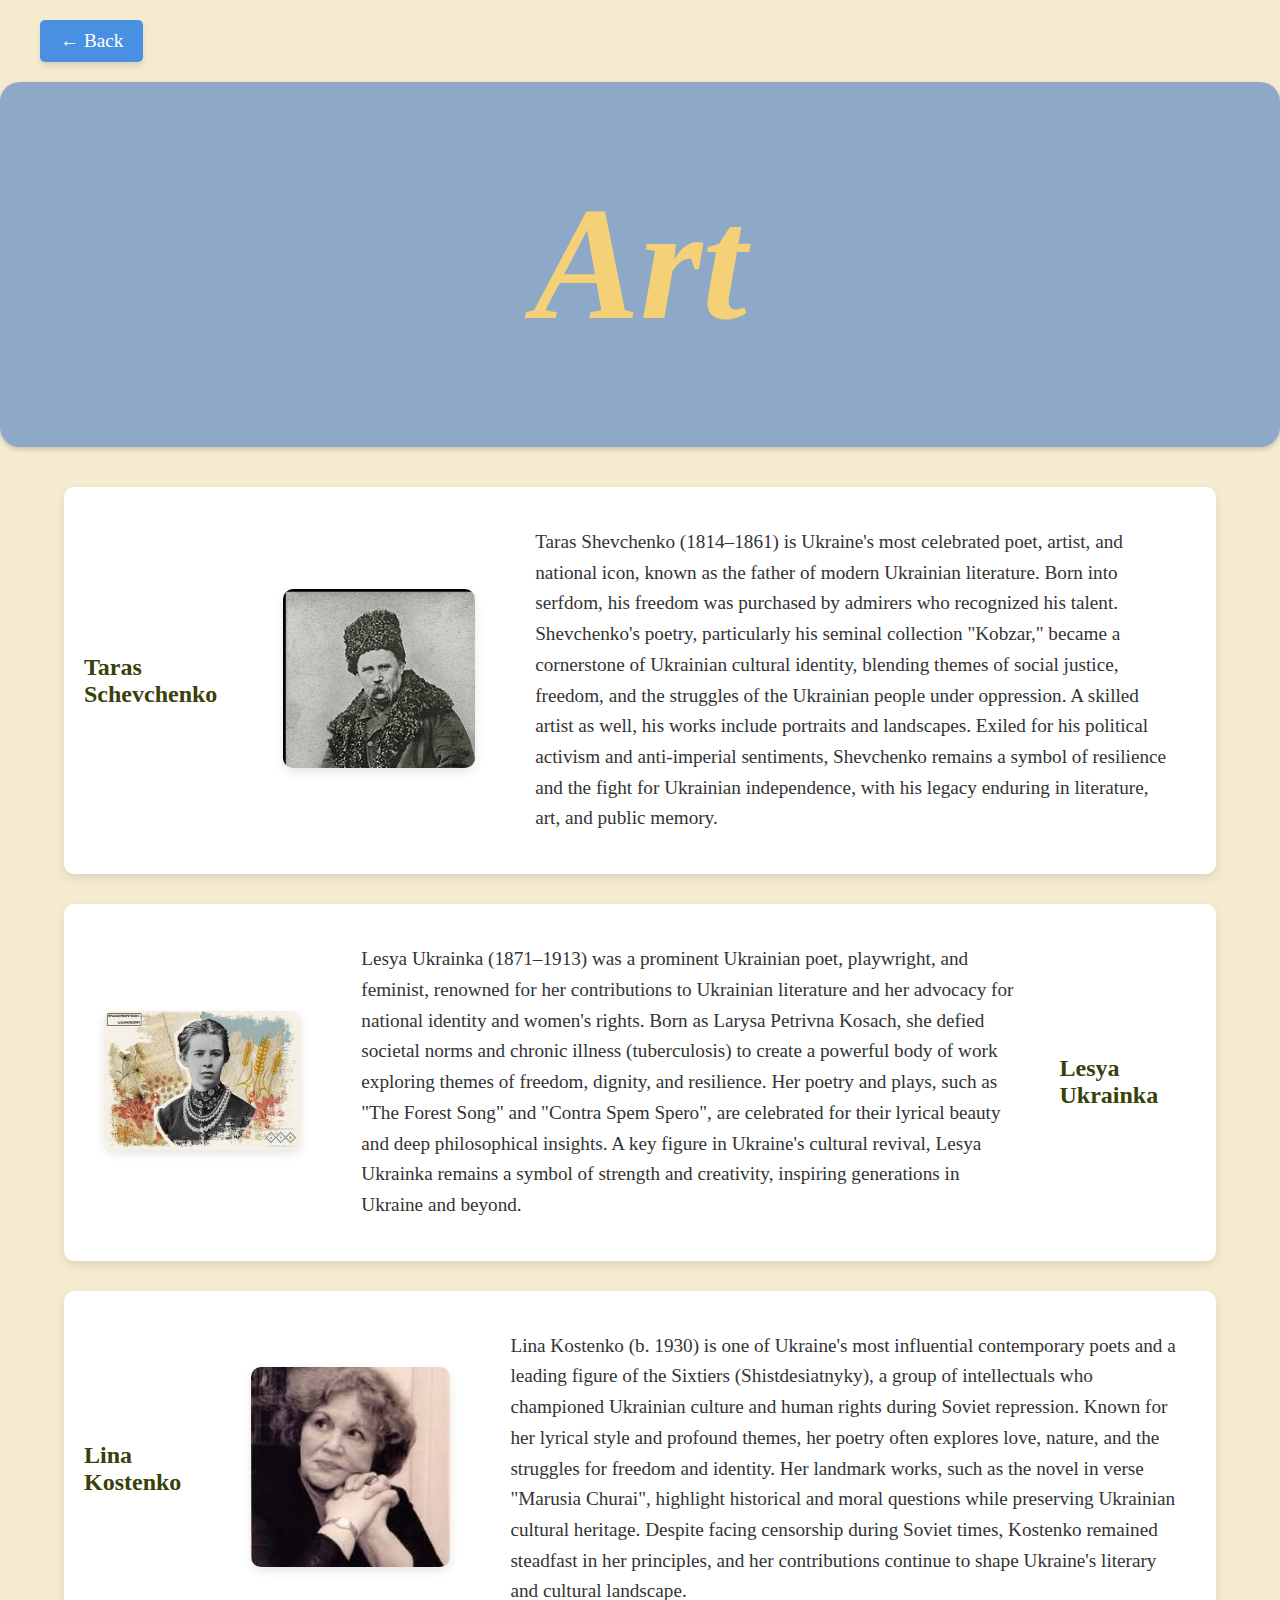
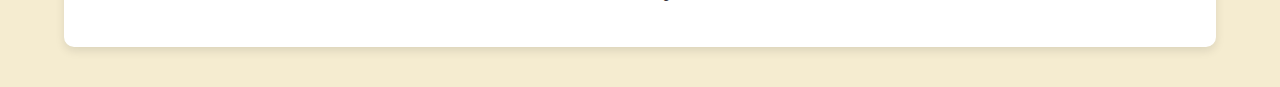
<file: art.html>
<!DOCTYPE html>
<html lang="en">
<head>
  <meta charset="UTF-8">
  <meta name="viewport" content="width=device-width, initial-scale=1.0">
  <title>Art</title>
  <link rel="stylesheet" href="css/style.css">
</head>
<body>
  <a href="index.html" class="back-button">&larr; Back</a>

  <header class="box-header">
    <h1>Art</h1>
  </header>


  <section class="content">

    <div class="content-box">
    <h2>Taras Schevchenko</h2>
      <div class="image-content">
        <img src="images/Taras-cropped.png" alt="Taras Schevchenko">
      </div>
      <div class="text-content">
        <p>
          Taras Shevchenko (1814–1861) is Ukraine's most celebrated poet, artist, and national icon, known as the father of modern
          Ukrainian literature. Born into serfdom, his freedom was purchased by admirers who recognized his talent. Shevchenko's poetry,
          particularly his seminal collection "Kobzar," became a cornerstone of Ukrainian cultural identity, blending themes of social
          justice, freedom, and the struggles of the Ukrainian people under oppression. A skilled artist as well, his works include
          portraits and landscapes. Exiled for his political activism and anti-imperial sentiments, Shevchenko remains a symbol of
          resilience and the fight for Ukrainian independence, with his legacy enduring in literature, art, and public memory.
        </p>
      </div>
    </div>


    <div class="content-box">
    <h2>Lesya Ukrainka</h2>
      <div class="text-content">
        <p>
          Lesya Ukrainka (1871–1913) was a prominent Ukrainian poet, playwright, and feminist, renowned for her contributions to Ukrainian
          literature and her advocacy for national identity and women's rights. Born as Larysa Petrivna Kosach, she defied societal norms
          and chronic illness (tuberculosis) to create a powerful body of work exploring themes of freedom, dignity, and resilience. Her
          poetry and plays, such as "The Forest Song" and "Contra Spem Spero", are celebrated for their lyrical beauty and deep
          philosophical insights. A key figure in Ukraine's cultural revival, Lesya Ukrainka remains a symbol of strength and creativity,
          inspiring generations in Ukraine and beyond.
        </p>
      </div>
      <div class="image-content">
        <img src="images/lesya-ukr.jpeg" alt="Lesya Ukrainka">
      </div>
    </div>


    <div class="content-box">
    <h2>Lina Kostenko</h2>
      <div class="image-content">
        <img src="images/lina-kost.jpeg" alt="Lina Kostenko">
      </div>
      <div class="text-content">
        <p>
          Lina Kostenko (b. 1930) is one of Ukraine's most influential contemporary poets and a leading figure of the Sixtiers
          (Shistdesiatnyky), a group of intellectuals who championed Ukrainian culture and human rights during Soviet repression.
          Known for her lyrical style and profound themes, her poetry often explores love, nature, and the struggles for freedom and
          identity. Her landmark works, such as the novel in verse "Marusia Churai", highlight historical and moral questions while
          preserving Ukrainian cultural heritage. Despite facing censorship during Soviet times, Kostenko remained steadfast in her
          principles, and her contributions continue to shape Ukraine's literary and cultural landscape.
        </p>
      </div>
    </div>
</body>
</html>
</file>
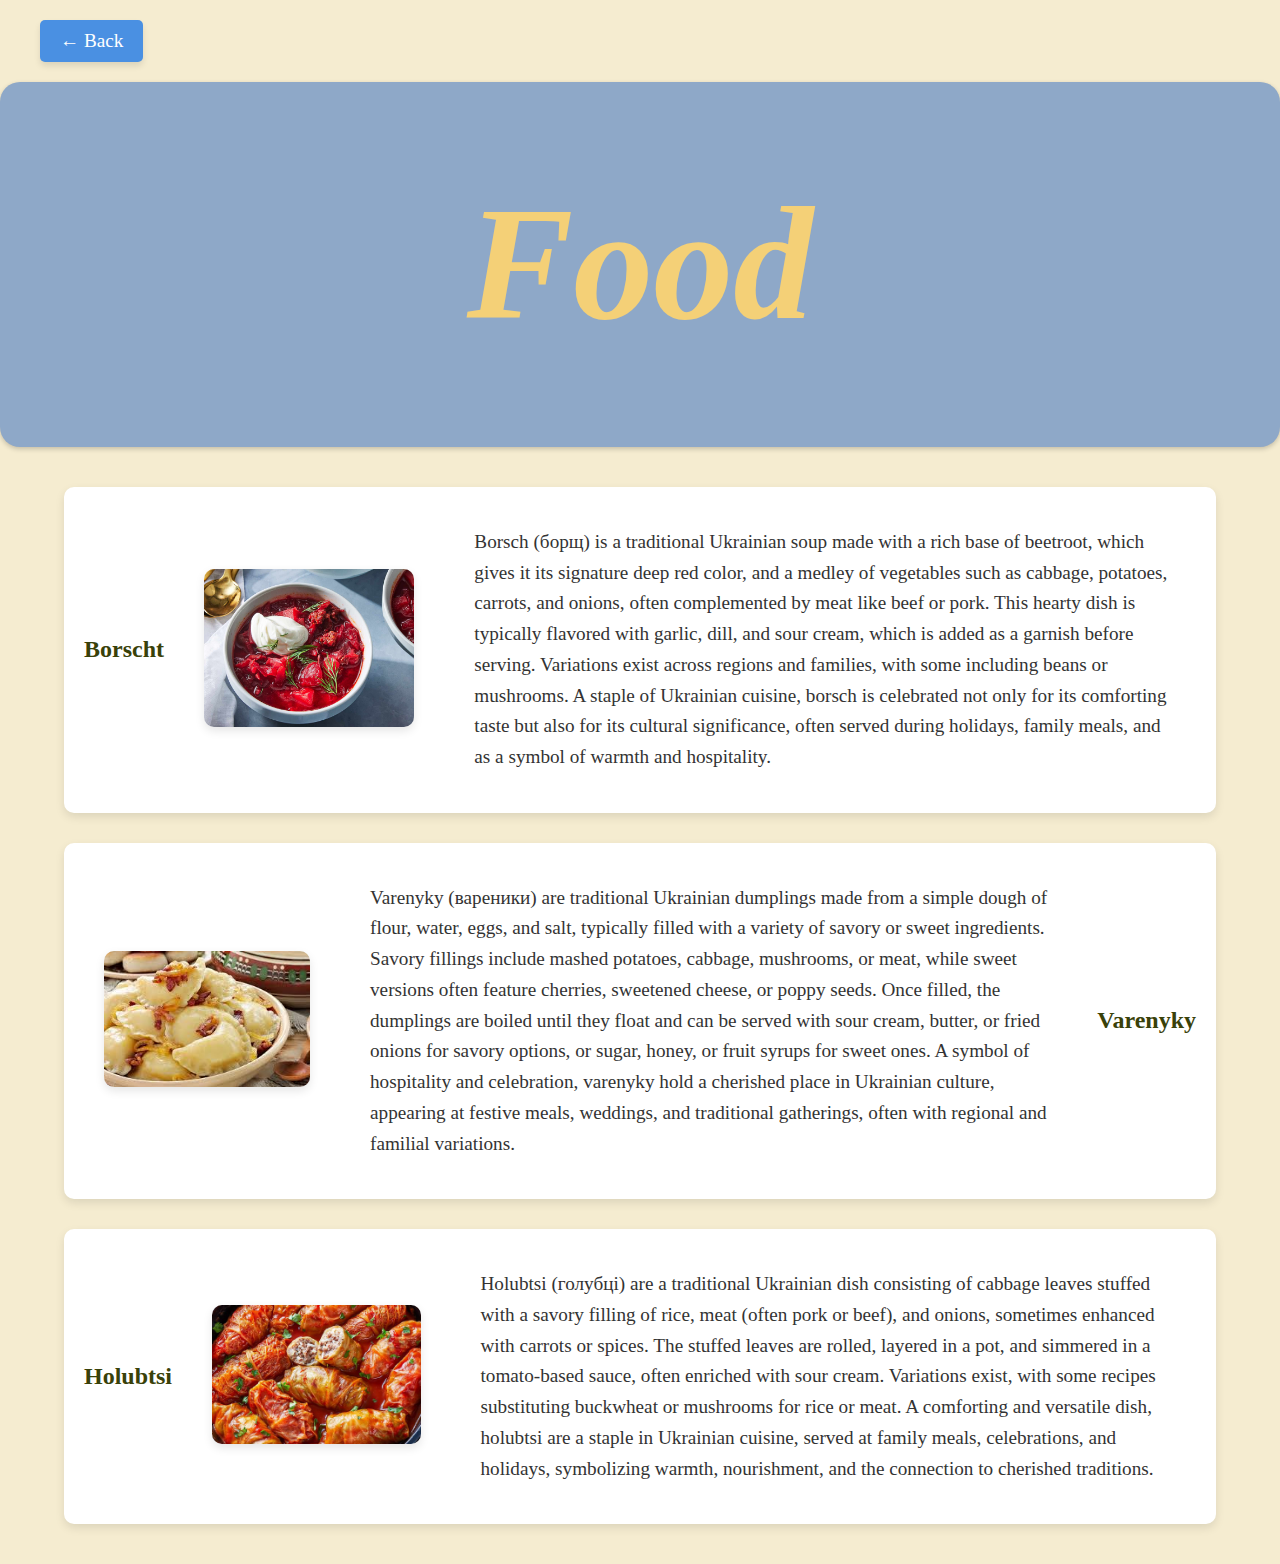
<file: food.html>
<!DOCTYPE html>
<html lang="en">
<head>
  <meta charset="UTF-8">
  <meta name="viewport" content="width=device-width, initial-scale=1.0">
  <title>Food</title>
  <link rel="stylesheet" href="css/style.css">
</head>
<body>
  <a href="index.html" class="back-button">&larr; Back</a>

  <header class="box-header">
    <h1>Food</h1>
  </header>


  <section class="content">

    <div class="content-box">
    <h2>Borscht</h2>
      <div class="image-content">
        <img src="images/red-borscht.jpg" alt="Borscht">
      </div>
      <div class="text-content">
        <p>
            Borsch (борщ) is a traditional Ukrainian soup made with a rich base of beetroot, which gives it its signature deep red color,
            and a medley of vegetables such as cabbage, potatoes, carrots, and onions, often complemented by meat like beef or pork. This
            hearty dish is typically flavored with garlic, dill, and sour cream, which is added as a garnish before serving. Variations
            exist across regions and families, with some including beans or mushrooms. A staple of Ukrainian cuisine, borsch is celebrated
            not only for its comforting taste but also for its cultural significance, often served during holidays, family meals, and as a
            symbol of warmth and hospitality.
        </p>
      </div>
    </div>

    <div class="content-box">
    <h2>Varenyky</h2>
      <div class="text-content">
        <p>
            Varenyky (вареники) are traditional Ukrainian dumplings made from a simple dough of flour, water, eggs, and salt,
            typically filled with a variety of savory or sweet ingredients. Savory fillings include mashed potatoes, cabbage, mushrooms,
            or meat, while sweet versions often feature cherries, sweetened cheese, or poppy seeds. Once filled, the dumplings are boiled
            until they float and can be served with sour cream, butter, or fried onions for savory options, or sugar, honey, or fruit syrups
            for sweet ones. A symbol of hospitality and celebration, varenyky hold a cherished place in Ukrainian culture, appearing at festive
            meals, weddings, and traditional gatherings, often with regional and familial variations.
        </p>
      </div>
      <div class="image-content">
        <img src="images/varenyky.jpeg" alt="Varenyky">
      </div>
    </div>

    <div class="content-box">
    <h2>Holubtsi</h2>
      <div class="image-content">
        <img src="images/cabbage-rolls.jpg" alt="Holubtsi">
      </div>
      <div class="text-content">
        <p>
            Holubtsi (голубці) are a traditional Ukrainian dish consisting of cabbage leaves stuffed with a savory filling of rice,
            meat (often pork or beef), and onions, sometimes enhanced with carrots or spices. The stuffed leaves are rolled, layered in a
            pot, and simmered in a tomato-based sauce, often enriched with sour cream. Variations exist, with some recipes substituting
            buckwheat or mushrooms for rice or meat. A comforting and versatile dish, holubtsi are a staple in Ukrainian cuisine, served at
            family meals, celebrations, and holidays, symbolizing warmth, nourishment, and the connection to cherished traditions.
        </p>
      </div>
    </div>
</body>
</html>
</file>
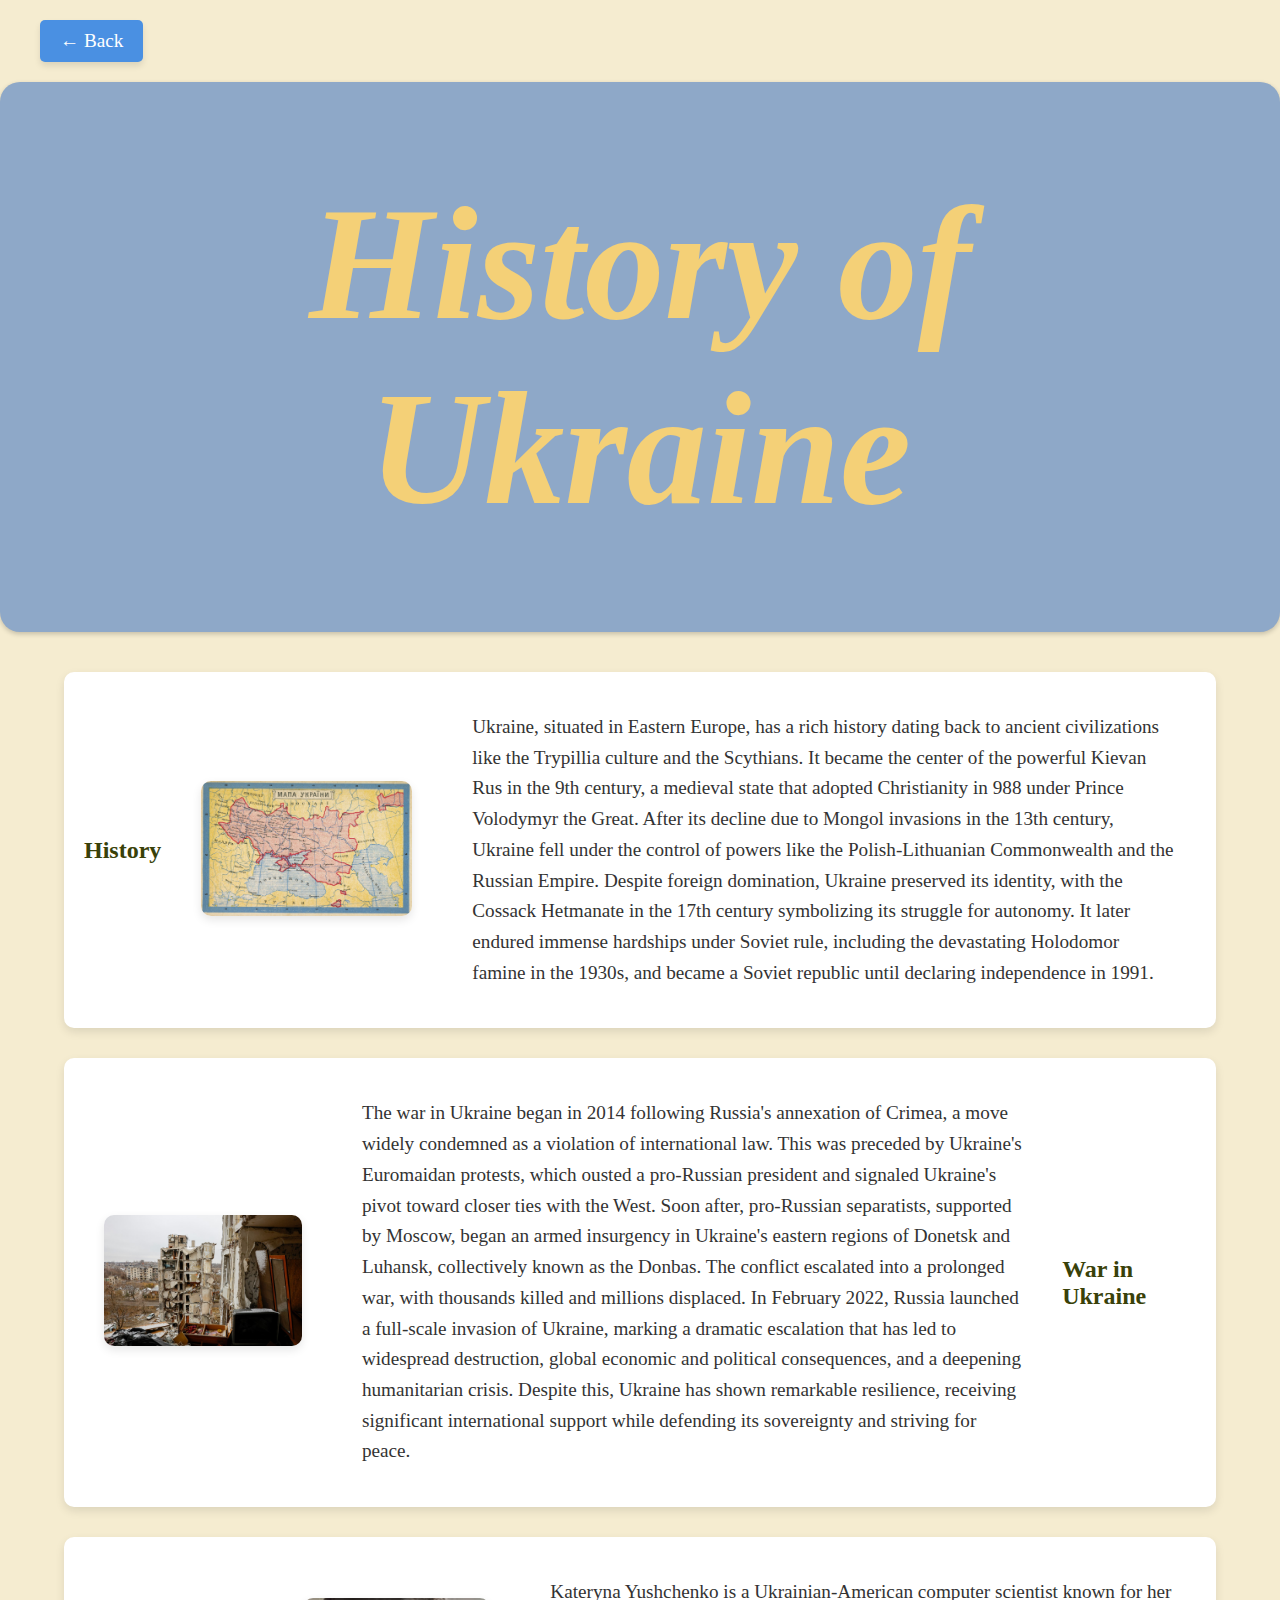
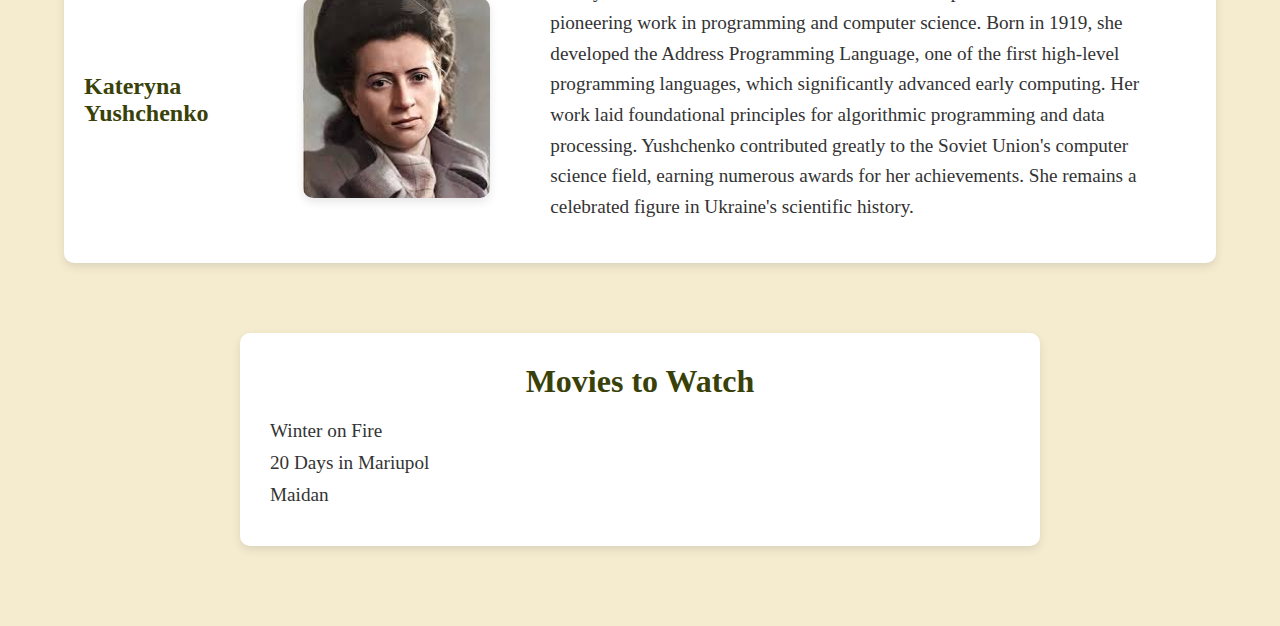
<file: history.html>
<!DOCTYPE html>
<html lang="en">
<head>
  <meta charset="UTF-8">
  <meta name="viewport" content="width=device-width, initial-scale=1.0">
  <title>History</title>
  <link rel="stylesheet" href="css/style.css"> 
</head>
<body>
  <a href="index.html" class="back-button">&larr; Back</a>

  <header class="box-header">
    <h1>History of Ukraine</h1>
  </header>

  <section class="content">
    <div class="content-box">
     <div class="content-title">
            <h2>History</h2>
     </div>
      <div class="image-content">
        <img src="images/Map_of_Ukraine_1919.jpg" alt="Map of Ukraine 1919">
      </div>
      <div class="text-content">
        <p>
            Ukraine, situated in Eastern Europe, has a rich history dating back to ancient civilizations like the Trypillia culture and
            the Scythians. It became the center of the powerful Kievan Rus in the 9th century, a medieval state that adopted Christianity
            in 988 under Prince Volodymyr the Great. After its decline due to Mongol invasions in the 13th century, Ukraine fell under the
            control of powers like the Polish-Lithuanian Commonwealth and the Russian Empire. Despite foreign domination, Ukraine preserved
            its identity, with the Cossack Hetmanate in the 17th century symbolizing its struggle for autonomy. It later endured immense
            hardships under Soviet rule, including the devastating Holodomor famine in the 1930s, and became a Soviet republic until
            declaring independence in 1991.
        </p>
      </div>
    </div>

    <div class="content-box">
      <h2>War in Ukraine</h2>
      <div class="text-content">
        <p>
            The war in Ukraine began in 2014 following Russia's annexation of Crimea, a move widely condemned as a violation of international
            law. This was preceded by Ukraine's Euromaidan protests, which ousted a pro-Russian president and signaled Ukraine's pivot
            toward closer ties with the West. Soon after, pro-Russian separatists, supported by Moscow, began an armed insurgency in
            Ukraine's eastern regions of Donetsk and Luhansk, collectively known as the Donbas. The conflict escalated into a prolonged war,
            with thousands killed and millions displaced. In February 2022, Russia launched a full-scale invasion of Ukraine, marking a dramatic
            escalation that has led to widespread destruction, global economic and political consequences, and a deepening humanitarian crisis.
            Despite this, Ukraine has shown remarkable resilience, receiving significant international support while defending its sovereignty
            and striving for peace.
        </p>
      </div>
      <div class="image-content">
        <img src="images/war-in-ukraine.jpeg" alt="Shelled House">
      </div>
    </div>

    <div class="content-box">
      <h2>Kateryna Yushchenko</h2>
      <div class="image-content">
        <img src="images/scientist.jpeg" alt="Kateryna Yushchenko">
      </div>
      <div class="text-content">
        <p>
            Kateryna Yushchenko is a Ukrainian-American computer scientist known for her pioneering work in programming and computer
            science. Born in 1919, she developed the Address Programming Language, one of the first high-level programming languages,
            which significantly advanced early computing. Her work laid foundational principles for algorithmic programming and data
            processing. Yushchenko contributed greatly to the Soviet Union's computer science field, earning numerous awards for her
            achievements. She remains a celebrated figure in Ukraine's scientific history.
        </p>
      </div>
    </div>

    <section class="movies-box">
        <h2>Movies to Watch</h2>
        <ul>
          <li><a href="https://www.netflix.com/ie/title/80031666" target="_blank">Winter on Fire</a></li>
          <li><a href="https://www.youtube.com/watch?v=9H_Fg_5x4ME" target="_blank">20 Days in Mariupol</a></li>
          <li><a href="https://www.youtube.com/watch?v=JrZAnlIgZpg" target="_blank">Maidan</a></li>
        </ul>
      </section>
</body>
</html>
</file>
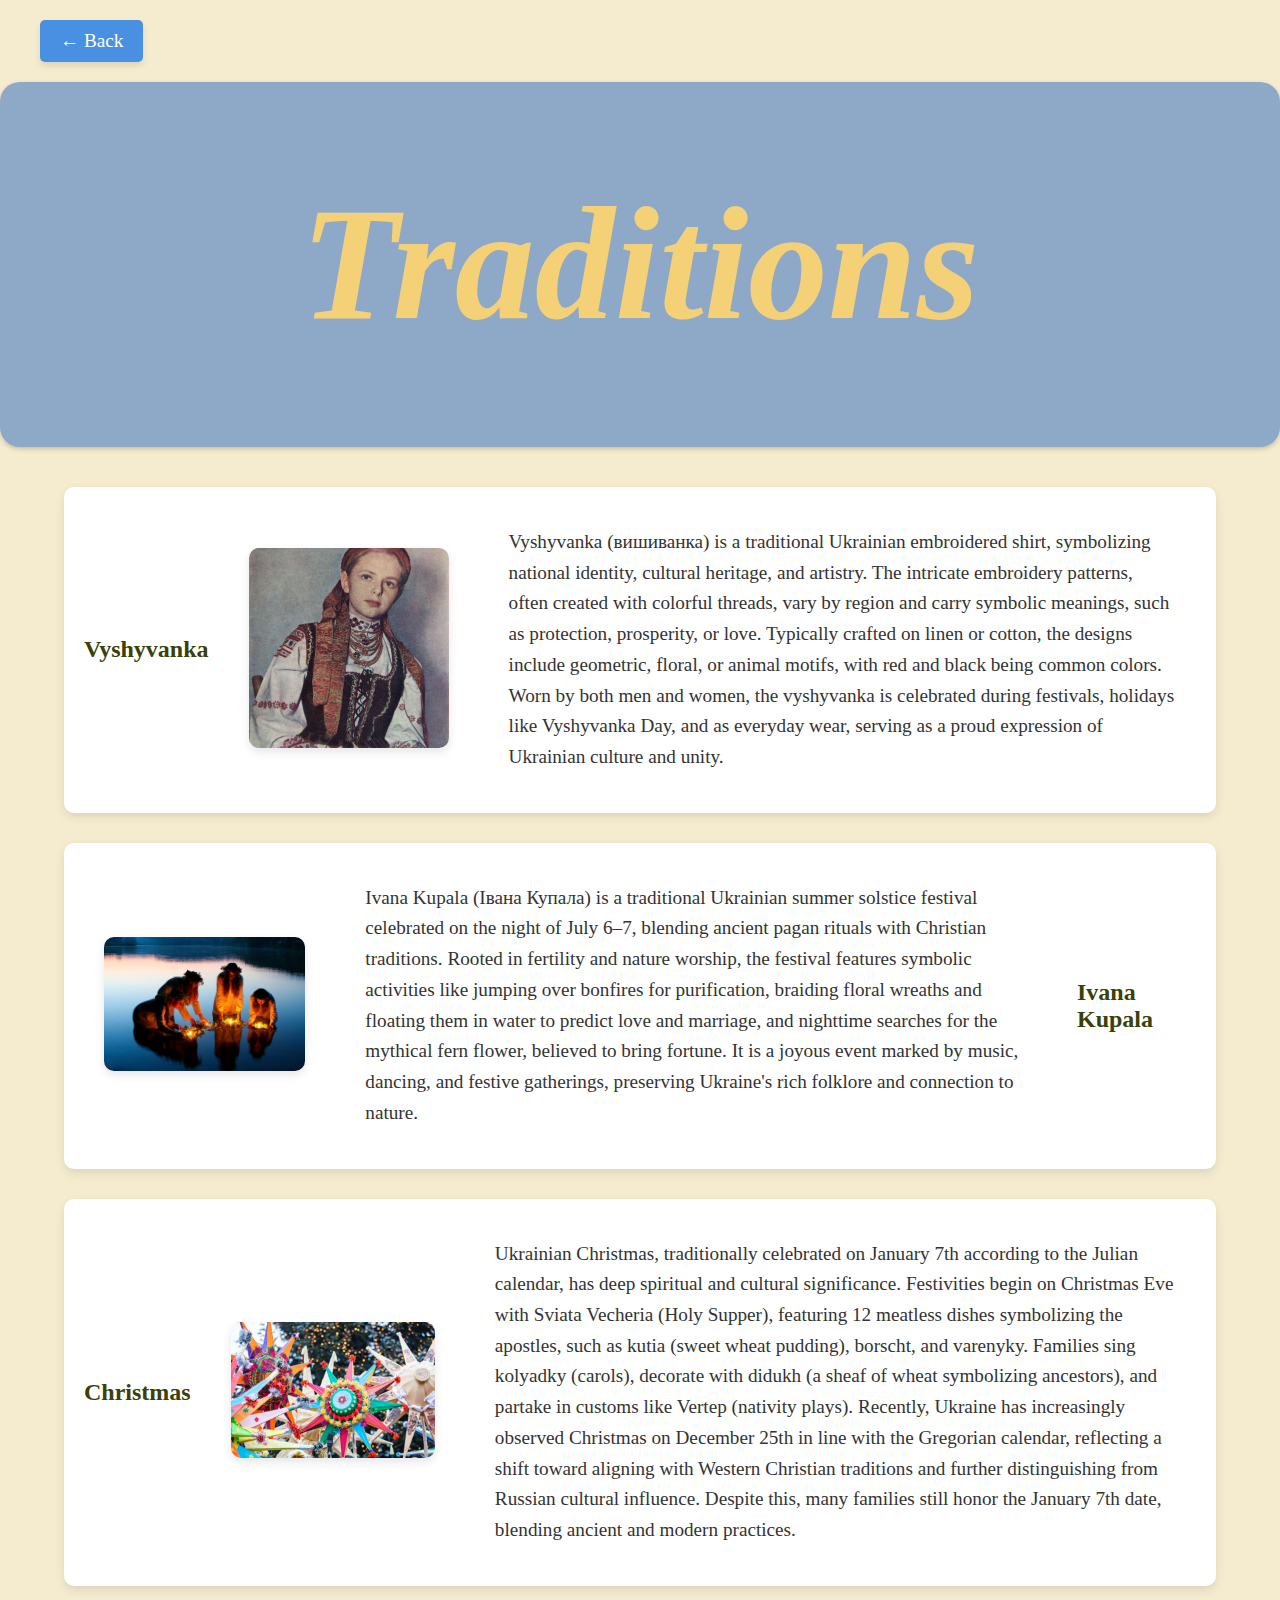
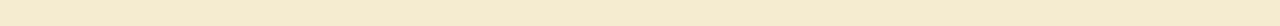
<file: traditions.html>
<!DOCTYPE html>
<html lang="en">
<head>
  <meta charset="UTF-8">
  <meta name="viewport" content="width=device-width, initial-scale=1.0">
  <title>Traditions</title>
  <link rel="stylesheet" href="css/style.css"> 
</head>
<body>
  <a href="index.html" class="back-button">&larr; Back</a>

  <header class="box-header">
    <h1>Traditions</h1>
  </header>


  <section class="content">

    <div class="content-box">
      <h2>Vyshyvanka</h2>
      <div class="image-content">
        <img src="images/Vyshyvanka.jpg" alt="Vyshyvanka">
      </div>
      <div class="text-content">
        <p>
          Vyshyvanka (вишиванка) is a traditional Ukrainian embroidered shirt, symbolizing national identity, cultural heritage,
          and artistry. The intricate embroidery patterns, often created with colorful threads, vary by region and carry symbolic meanings,
          such as protection, prosperity, or love. Typically crafted on linen or cotton, the designs include geometric, floral, or animal
          motifs, with red and black being common colors. Worn by both men and women, the vyshyvanka is celebrated during festivals,
          holidays like Vyshyvanka Day, and as everyday wear, serving as a proud expression of Ukrainian culture and unity.
        </p>
      </div>
    </div>


    <div class="content-box">
      <h2>Ivana Kupala</h2>
      <div class="text-content">
        <p>
          Ivana Kupala (Івана Купала) is a traditional Ukrainian summer solstice festival celebrated on the night of July 6–7, blending
          ancient pagan rituals with Christian traditions. Rooted in fertility and nature worship, the festival features symbolic
          activities like jumping over bonfires for purification, braiding floral wreaths and floating them in water to predict love and
          marriage, and nighttime searches for the mythical fern flower, believed to bring fortune. It is a joyous event marked by music,
          dancing, and festive gatherings, preserving Ukraine's rich folklore and connection to nature.
        </p>
      </div>
      <div class="image-content">
        <img src="images/Ivana-Kupala.jpg" alt="Ivana Kupala">
      </div>
    </div>


    <div class="content-box">
      <h2>Christmas</h2>
      <div class="image-content">
        <img src="images/christmas.jpg" alt="Christmas">
      </div>
      <div class="text-content">
        <p>
          Ukrainian Christmas, traditionally celebrated on January 7th according to the Julian calendar, has deep spiritual and cultural
          significance. Festivities begin on Christmas Eve with Sviata Vecheria (Holy Supper), featuring 12 meatless dishes symbolizing the
          apostles, such as kutia (sweet wheat pudding), borscht, and varenyky. Families sing kolyadky (carols), decorate with didukh
          (a sheaf of wheat symbolizing ancestors), and partake in customs like Vertep (nativity plays). Recently, Ukraine has increasingly
          observed Christmas on December 25th in line with the Gregorian calendar, reflecting a shift toward aligning with Western Christian
          traditions and further distinguishing from Russian cultural influence. Despite this, many families still honor the January 7th date,
          blending ancient and modern practices.
        </p>
      </div>
    </div>
</body>
</html>
</file>
<file: css/style.css>
* {
    margin: 0;
    padding: 0;
    box-sizing: border-box;
  }
  
  body, html {
    font-family: "Audrey";
    background: #f5ecd0;
    color: #333;
  }
  
  h2 {
    color: #394109;
  }
 
  .box-header {
    background: #8ea8c8;
    font-style: italic;
    padding: 90px 80px;
    text-align: center;
    box-shadow: 0 2px 5px rgba(0, 0, 0, 0.2);
    border-radius: 20px;
  }
  
  .box-header h1 {
    color: #f4d077;
    font-size: 10rem;
    margin: 0;
  }
  
  .content {
    padding: 40px 0;
    display: flex;
    flex-direction: column;
    gap: 30px;
  }
  
  .content-box {
    display: flex;
    align-items: center;
    background: white;
    box-shadow: 0 4px 10px rgba(0, 0, 0, 0.1);
    border-color: #a6af80;
    border-radius: 10px;
    overflow: hidden;
    padding: 20px;
    width: 90%;
    margin: 0 auto;
    gap: 20px;
    flex-direction: row; 
  }
  
  .content-box:nth-child(2) {
    flex-direction: row-reverse;
  }
  
  .text-content {
    flex-basis: 75%;
    padding: 20px;
  }
  
  .text-content p {
    font-size: 1.2rem;
    line-height: 1.6;
    color: #333;
  }
  
  .image-content {
    flex-basis: 25%;
    padding: 20px;
  }
  
  .image-content img {
    width: 100%;
    max-height: 200px;
    object-fit: cover;
    border-radius: 10px;
    box-shadow: 0 4px 10px rgba(0, 0, 0, 0.1);
  }

 .content-body {
    display: flex;
    gap: 20px;
    align-items: center;
  }

  .back-button {
    display: inline-block;
    margin: 20px 40px;
    font-size: 1.2rem;
    text-decoration: none;
    color: white;
    background: #4a90e2;
    padding: 10px 20px;
    border-radius: 5px;
    box-shadow: 0 4px 6px rgba(0, 0, 0, 0.1);
    transition: background 0.3s ease, box-shadow 0.3s ease;
  }
  
  .back-button:hover {
    background: #357ab8;
    box-shadow: 0 6px 12px rgba(0, 0, 0, 0.2);
  }

.movies-box {
    background: white;
    padding: 30px;
    margin: 40px auto;
    border-radius: 10px;
    box-shadow: 0 4px 10px rgba(0, 0, 0, 0.1);
    width: 90%;
    max-width: 800px;
    text-align: left;
  }
  
  .movies-box h2 {
    font-size: 2rem;
    color: #394109;
    margin-bottom: 20px;
    text-align: center;
  }
  
  .movies-box ul {
    list-style-type: none;
    padding: 0;
  }
  
  .movies-box li {
    margin: 10px 0;
  }
  
  .movies-box a {
    text-decoration: none;
    color: #333;
    font-size: 1.2rem;
    transition: color 0.3s ease;
  }
  
  .movies-box a:hover {
    color: #4a90e2;
    text-decoration: underline;
  }
</file>
